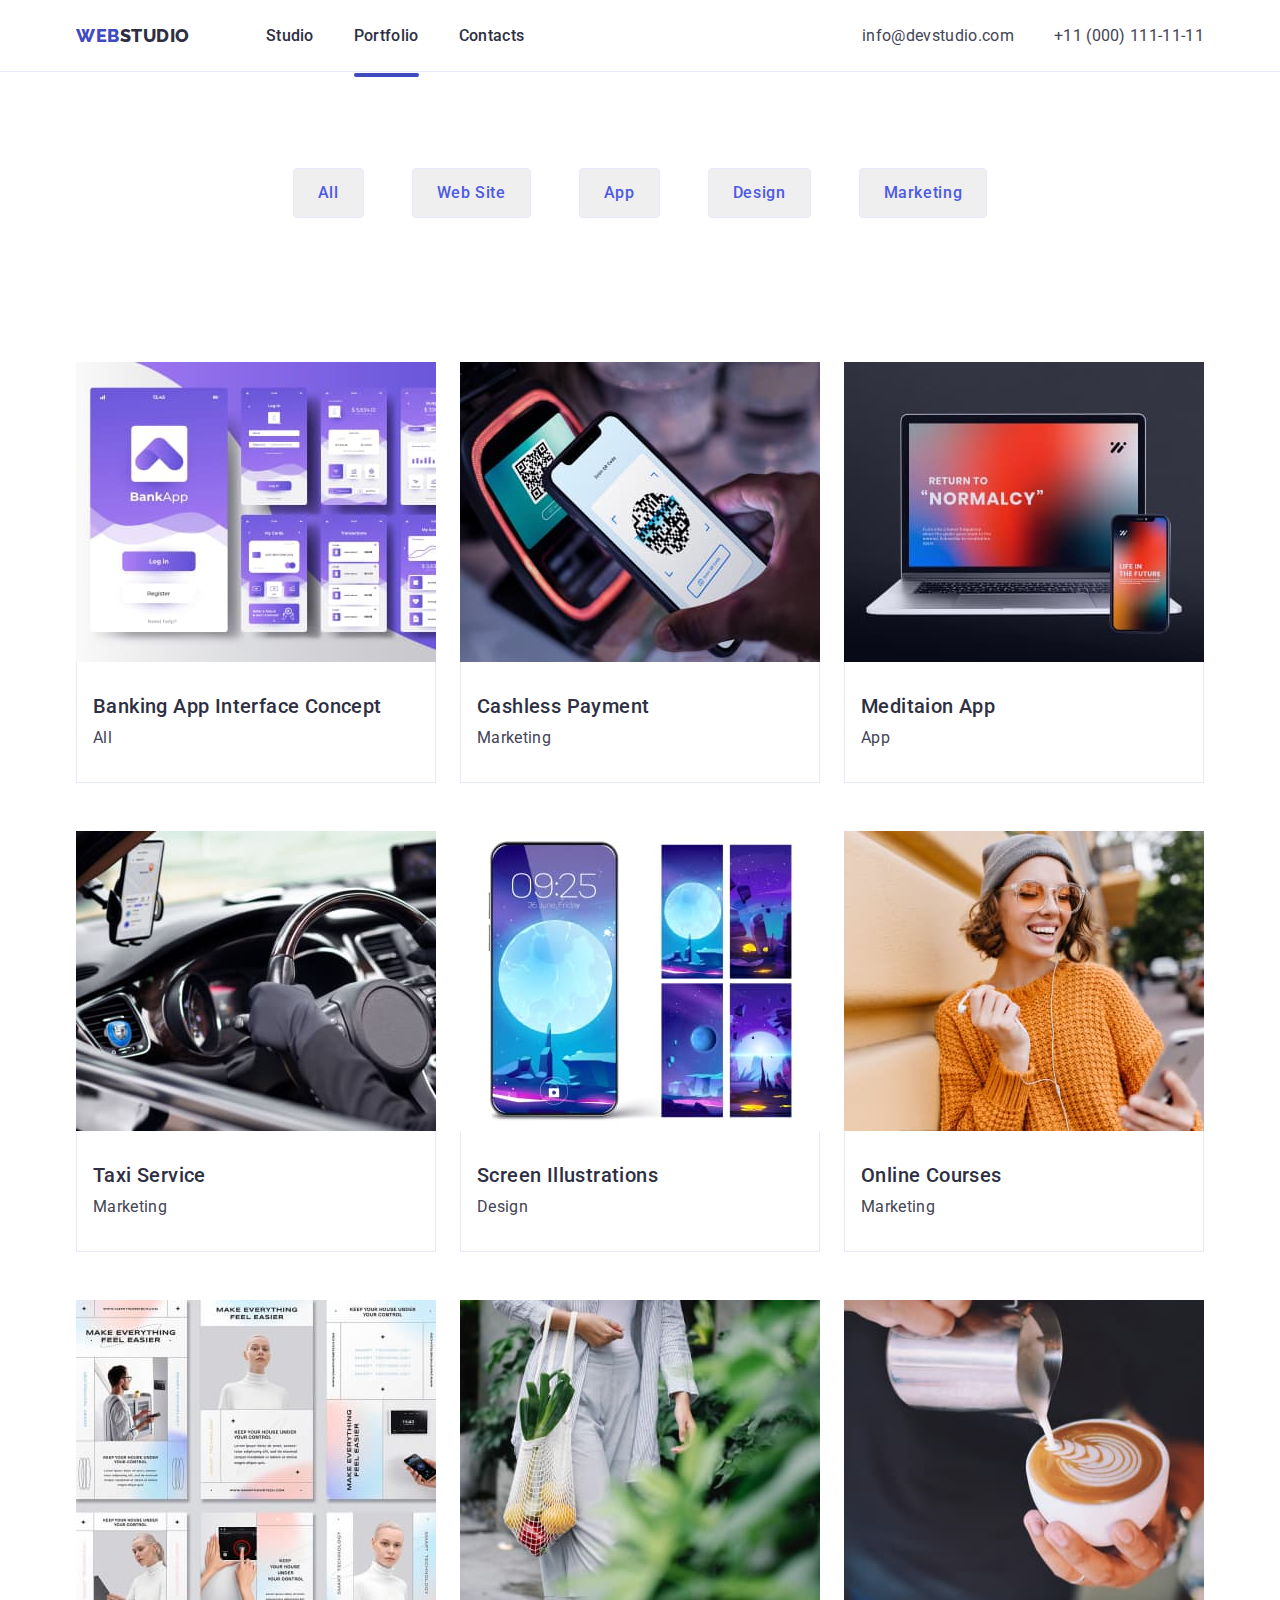
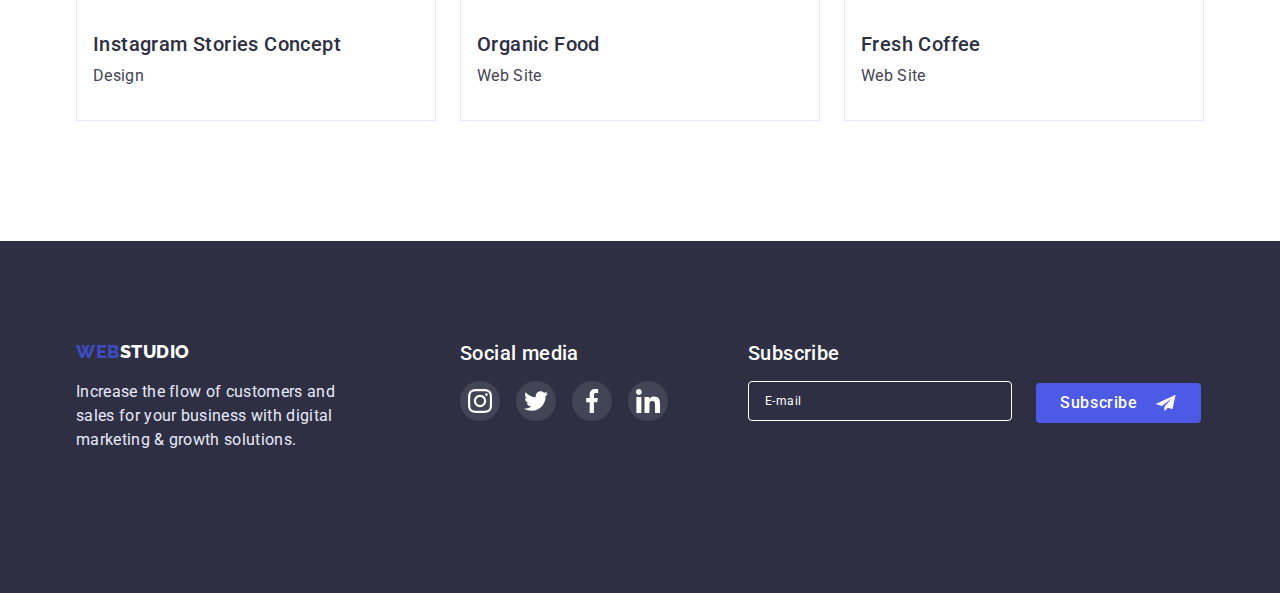
<file: portfolio.html>
<!DOCTYPE html>
<html lang="en">
  <head>
    <meta charset="UTF-8" />
    <meta http-equiv="X-UA-Compatible" content="IE=edge" />
    <meta name="viewport" content="width=device-width, initial-scale=1.0" />
    <title>Document</title>
    <link rel="preconnect" href="https://fonts.googleapis.com" />
    <link rel="preconnect" href="https://fonts.gstatic.com" crossorigin />
    <link
      href="https://fonts.googleapis.com/css2?family=Raleway:wght@800&family=Roboto:wght@400;500;700&display=swap"
      rel="stylesheet"
    />
    <link
      rel="stylesheet"
      href="https://cdnjs.cloudflare.com/ajax/libs/modern-normalize/1.1.0/modern-normalize.min.css"
    />
    <link rel="stylesheet" href="./css/styles.css" />
  </head>

  <body>
    <!-- heder -->
    <header class="page-header box">
      <div class="container page-header-container">
        <nav class="page-nav">
          <a class="logo-left link" href="./index.html">
            Web<span class="logo-right">Studio</span>
          </a>
          <ul class="list menu">
            <li class="menu-item">
              <a class="menu-link link " href="./index.html"
                >Studio</a
              >
            </li>
            <li class="menu-item">
              <a class="menu-link link activ-menu-link" href="./portfolio.html"> Portfolio</a>
            </li>
            <li class="menu-item">
              <a class="menu-link link" href="">Contacts</a>
            </li>
          </ul>
        </nav>
        <button type="button" class="mobil-menu-open">
          <svg class="mobile-menu-open_icon" width="40" height="40">
            <use href="./images/sprite.svg#menu"></use>
          </svg>
        </button>
        <address class="">
          <ul class="list addres">
            <li>
              <a
                class="contact-mail link menu-link"
                href="mailto:info@devstudio.com"
              >
                info@devstudio.com</a
              >
            </li>
            <li>
              <a class="contact-phone-number link" href="tel:+110001111111">
                +11 (000) 111-11-11</a
              >
            </li>
          </ul>
        </address>
      </div>
      <!-- <div class="">
                 <button type="button" class="modal-clase-btn" data-modal-close>
          <svg class="modal-close-btn-icon">
            <use
              href="./images/sprite.svg#icon-close-btn"
              width="8"
              hight="8"
            ></use>
          </svg>
        </button> 
        <ul>
          <li class="list-menu-nav">Studio</li>
          <li class="list-menu-nav">Portfolio</li>
          <li class="list-menu-nav">Contacts</li>
        </ul>

        <ul class="">
          <li class="">+11 (000) 111-11-11</li>
          <li class="">info@devstudio.com</li>
        </ul>
       
      </div> -->
    </header>
    <main>
      <section class="portfolio-img-pad">
        <div class="container">
          <h1 class="hide">Navigation to page</h1>
          <ul class="list wrapper-btn">
            <li class="btn-padding">
              <button class="link struktur-link" type="button" href="#all">
                All
              </button>
            </li>
            <li class="btn-padding">
              <button class="link struktur-link" type="button" href="#web-site">
                Web Site
              </button>
            </li>
            <li class="btn-padding">
              <button class="link struktur-link" type="button" href="#app">
                App
              </button>
            </li>
            <li class="btn-padding">
              <button class="link struktur-link" type="button" href="#design">
                Design
              </button>
            </li>
            <li class="btn-padding">
              <button
                class="link struktur-link"
                type="button"
                href="#marketing"
              >
                Marketing
              </button>
            </li>
          </ul>
          <ul class="list portfolio-card">
            <li class="list-card-portfolio">
              <a href="" class="card link">
                <div class="team-list-img-wrapper">
                  <picture>
                  <source srcset="./images/portfolio/banking-app-interface-concept.jpg 1x,
                   ./images/portfolio/banking-app-interface-concept-comp@2x.jpg 2x" media="(min-width:1200px)">
                  <source srcset="./images/tablet/banking-app-interface-concept-tabl.jpg 1x,
                   ./images/tablet/banking-app-interface-concept-tabl@2x.jpg 2x" media="(min-width:768px)">
                   <source srcset="./images/mobile/banking-app-interface-concept-mob.jpg 1x, ./images/mobile/banking-app-interface-concept-mob@2x.jpg 2x" media="(max-width:767px)">
                  
                  <img
                    src="./images/portfolio/banking-app-interface-concept-mob.jpg"
                    alt="banking-app-interface-concept"
                    width="360"
                  /></picture>
                
                  <p class="overlay">
                    14 Stylish and User-Friendly App Design Concepts · Task
                    Manager App · Calorie Tracker App · Exotic Fruit Ecommerce
                    App · Cloud Storage App
                  </p>
                </div>

                <div class="portfolio-card-content-wrapper">
                  <h2 class="title-two" id="all">
                    Banking App Interface Concept
                  </h2>
                  <p class="text text-card">All</p>
                </div></a
              >
            </li>
            <li class="list-card-portfolio">
              <a href="" class="card link">
                <div class="team-list-img-wrapper">
                  <picture>
                    <source srcset="./images/portfolio/cashless-payment.jpg 1x,
                     ./images/portfolio/cashless-payment-comp@2x.jpg 2x" media="(min-width:1200px)">
                    <source srcset="./images/tablet/cashless-payment-tabl.jpg 1x,
                     ./images/tablet/cashless-payment-tabl@2x.jpg 2x" media="(min-width:768px)">
                    <source srcset="./images/mobile/cashless-payment-mob.jpg 1x, 
                    ./images/mobile/cashless-payment-mob.jpg@2x 2x" media="(max-width:767px)">
                    
                    <img
                      src="./images/portfolio/cashless-payment-mob.jpg"
                      alt="cashless-payment"
                      width="360"
                    /></picture>
                  
                  <p class="overlay">
                    14 Stylish and User-Friendly App Design Concepts · Task
                    Manager App · Calorie Tracker App · Exotic Fruit Ecommerce
                    App · Cloud Storage App
                  </p>
                </div>

                <div class="portfolio-card-content-wrapper">
                  <h2 id="marketing" class="title-two">Cashless Payment</h2>
                  <p class="text text-card">Marketing</p>
                </div>
              </a>
            </li>
            <li class="list-card-portfolio">
              <a href="" class="card link">
                <div class="team-list-img-wrapper">
                  <picture>
                    <source srcset="./images/portfolio/meditaion-app.jpg 1x,
                     ./images/portfolio/meditaion-app-comp@2x.jpg 2x" media="(min-width:1200px)">
                    <source srcset="./images/tablet/meditaion-app-tabl.jpg 1x,
                     ./images/tablet/meditaion-app-tabl@2x.jpg 2x" media="(min-width:768px)">
                     <source srcset="./images/mobile/meditaion-app-mob.jpg 1x, ./images/mobile/meditaion-app-mob@2x.jpg 2x" media="(max-width:767px)">
                    
                    <img
                      src="./images/portfolio/meditaion-app-mob.jpg"
                      alt="meditaion-app"
                      width="360"
                    /></picture>
                  
                  <p class="overlay">
                    14 Stylish and User-Friendly App Design Concepts · Task
                    Manager App · Calorie Tracker App · Exotic Fruit Ecommerce
                    App · Cloud Storage App
                  </p>
                </div>
                <div class="portfolio-card-content-wrapper">
                  <h2 class="title-two" id="app">Meditaion App</h2>
                  <p class="text text-card">App</p>
                </div>
              </a>
            </li>
            <li class="list-card-portfolio">
              <a href="" class="card link">
                <div class="team-list-img-wrapper">
                  <picture>
                    <source srcset="./images/portfolio/taxiservice.jpg 1x,
                     ./images/portfolio/taxiservice-comp@2x.jpg 2x" media="(min-width:1200px)">
                    <source srcset="./images/tablet/taxiservice-tabl.jpg 1x,
                     ./images/tablet/taxiservice-tabl@2x.jpg 2x" media="(min-width:768px)">
                     <source srcset="./images/mobile/taxiservice-mob.jpg 1x, 
                     ./images/mobile/taxiservice-mob@2x.jpg 2x" media="(max-width:767px)">
                    
                    <img
                      src="./images/portfolio/taxiservice-mob.jpg"
                      alt="taxiservice"
                      width="360"
                    /></picture>
                 
                  <p class="overlay">
                    14 Stylish and User-Friendly App Design Concepts · Task
                    Manager App · Calorie Tracker App · Exotic Fruit Ecommerce
                    App · Cloud Storage App
                  </p>
                </div>
                <div class="portfolio-card-content-wrapper">
                  <h2 class="title-two" id="app">Taxi Service</h2>
                  <p class="text text-card">Marketing</p>
                </div>
              </a>
            </li>
            <li class="list-card-portfolio">
              <a href="" class="card link">
                <div class="team-list-img-wrapper">
                  <picture>
                    <source srcset="./images/portfolio/screen-illustrations.jpg 1x,
                     ./images/portfolio/screen-illustrations-comp@2x.jpg 2x" media="(min-width:1200px)">
                    <source srcset="./images/tablet/screen-illustrations-tabl.jpg 1x,
                     ./images/tablet/screen-illustrations-tabl@2x.jpg 2x" media="(min-width:768px)">
                     <source srcset="./images/mobile/screen-illustrations-mob.jpg 1x, ./images/mobile/screen-illustrations-mob@2x.jpg 2x" media="(max-width:767px)">
                    
                    <img
                      src="./images/portfolio/screen-illustrations-mob.jpg"
                      alt="screen-illustrations"
                      width="360"
                    /></picture>
                                <p class="overlay">
                    14 Stylish and User-Friendly App Design Concepts · Task
                    Manager App · Calorie Tracker App · Exotic Fruit Ecommerce
                    App · Cloud Storage App
                  </p>
                </div>
                <div class="portfolio-card-content-wrapper">
                  <h2 class="title-two" id="design">Screen Illustrations</h2>
                  <p class="text text-card">Design</p>
                </div>
              </a>
            </li>
            <li class="list-card-portfolio">
              <a href="" class="card link">
                <div class="team-list-img-wrapper">
                  <picture>
                    <source srcset="./images/portfolio/online-courses.jpg 1x,
                     ./images/portfolio/online-courses-comp@2x.jpg 2x" media="(min-width:1200px)">
                    <source srcset="./images/tablet/online-courses-tabl.jpg 1x,
                     ./images/tablet/online-courses-tabl@2x.jpg 2x" media="(min-width:768px)">
                     <source srcset="./images/mobile/online-courses-mob.jpg 1x, 
                     ./images/mobile/online-courses-mob@2x.jpg 2x" media="(max-width:767px)">
                    
                    <img
                      src="./images/portfolio/online-courses-mob.jpg"
                      alt="online-courses"
                      width="360"
                    /></picture>
                 
                  <p class="overlay">
                    14 Stylish and User-Friendly App Design Concepts · Task
                    Manager App · Calorie Tracker App · Exotic Fruit Ecommerce
                    App · Cloud Storage App
                  </p>
                </div>
                <div class="portfolio-card-content-wrapper">
                  <h2 class="title-two" id="marketing">Online Courses</h2>
                  <p class="text text-card">Marketing</p>
                </div>
              </a>
            </li>
            <li class="list-card-portfolio">
              <a href="" class="card link">
                <div class="team-list-img-wrapper">
                  <picture>
                    <source srcset="./images/portfolio/instagram-stories-concept.jpg 1x,
                     ./images/portfolio/instagram-stories-concept-comp@2x.jpg 2x" media="(min-width:1200px)">
                    <source srcset="./images/tablet/instagram-stories-concept-tabl.jpg 1x,
                     ./images/tablet/instagram-stories-concept-tabl@2x.jpg 2x" media="(min-width:768px)">
                     <source srcset="./images/mobile/instagram-stories-concept-mob.jpg 1x, 
                     ./images/mobile/instagram-stories-concept-mob@2x.jpg 2x" media="(max-width:767px)">
                    
                    <img
                      src="./images/portfolio/instagram-stories-concept-mob.jpg"
                      alt="instagram-stories-concept"
                      width="360"
                    /></picture>
                                  <p class="overlay">
                    14 Stylish and User-Friendly App Design Concepts · Task
                    Manager App · Calorie Tracker App · Exotic Fruit Ecommerce
                    App · Cloud Storage App
                  </p>
                </div>
                <div class="portfolio-card-content-wrapper">
                  <h2 class="title-two" id="design">
                    Instagram Stories Concept
                  </h2>
                  <p class="text text-card">Design</p>
                </div>
              </a>
            </li>
            <li class="list-card-portfolio">
              <a href="" class="card link">
                <div class="team-list-img-wrapper">
                  <picture>
                    <source srcset="./images/portfolio/organic-food.jpg 1x,
                     ./images/portfolio/organic-food-comp@2x.jpg 2x" media="(min-width:1200px)">
                    <source srcset="./images/tablet/organic-food-tabl.jpg 1x,
                     ./images/tablet/organic-food-tabl@2x.jpg 2x" media="(min-width:768px)">
                     <source srcset="./images/mobile/organic-food-mob.jpg 1x, 
                     ./images/mobile/organic-food-mob@2x.jpg 2x" media="(max-width:767px)">
                    
                    <img
                      src="./images/portfolio/organic-food-mob.jpg"
                      alt="organic-food"
                      width="360"
                    /></picture>
            
                  <p class="overlay">
                    14 Stylish and User-Friendly App Design Concepts · Task
                    Manager App · Calorie Tracker App · Exotic Fruit Ecommerce
                    App · Cloud Storage App
                  </p>
                </div>
                <div class="portfolio-card-content-wrapper">
                  <h2 class="title-two" id="web-site">Organic Food</h2>
                  <p class="text text-card">Web Site</p>
                </div>
              </a>
            </li>
            <li class="list-card-portfolio">
              <a href="" class="card link">
                <div class="team-list-img-wrapper">
                  <picture>
                    <source srcset="./images/portfolio/fresh-coffee.jpg 1x,
                     ./images/portfolio/fresh-coffee-comp@2x.jpg 2x" media="(min-width:1200px)">
                    <source srcset="./images/tablet/fresh-coffee-tabl.jpg 1x,
                     ./images/tablet/fresh-coffee-tabl@2x.jpg 2x" media="(min-width:768px)">
                     <source srcset="./images/mobile/fresh-coffee-mob.jpg 1x, 
                     ./images/mobile/fresh-coffee-mob@2x.jpg 2x" media="(max-width:767px)">
                    
                    <img
                      src="./images/portfolio/fresh-coffee-mob.jpg"
                      alt="fresh-coffee"
                      width="360"
                    /></picture>
                
                  <p class="overlay">
                    14 Stylish and User-Friendly App Design Concepts · Task
                    Manager App · Calorie Tracker App · Exotic Fruit Ecommerce
                    App · Cloud Storage App
                  </p>
                </div>
                <div class="portfolio-card-content-wrapper">
                  <h2 class="title-two" id="web-site">Fresh Coffee</h2>
                  <p class="text text-card">Web Site</p>
                </div>
              </a>
            </li>
          </ul>
        </div>
      </section>
    </main>
    <footer class="footer">
      <div class="container container-footer">
        <div>
          <a class="logo-left link entrance" href="./index.html">
            Web<span class="logo-right-footer">Studio</span>
          </a>
          <p class="text-footer">
            Increase the flow of customers and sales for your business with
            digital marketing & growth solutions.
          </p>
        </div>
        <div class="footer-socil">
          <h3 class="title-third-footer">Social media</h3>
          <ul class="footer-social-list list-social">
            <li class="footer-social-list-item">
              <a href="" class="footer-social-list-link">
                <svg class="footer-social-list-icon" width="24" height="24">
                  <use href="./images/sprite.svg#icon-instagram"></use>
                </svg>
              </a>
            </li>
            <li class="footer-social-list-item">
              <a href="" class="footer-social-list-link">
                <svg class="footer-social-list-icon" width="24" height="24">
                  <use href="./images/sprite.svg#icon-twitter"></use>
                </svg>
              </a>
            </li>
            <li class="footer-social-list-item">
              <a href="" class="footer-social-list-link">
                <svg class="footer-social-list-icon" width="24" height="24">
                  <use href="./images/sprite.svg#icon-facebook"></use>
                </svg>
              </a>
            </li>
            <li class="footer-social-list-item">
              <a href="" class="footer-social-list-link">
                <svg class="footer-social-list-icon" width="24" height="24">
                  <use href="./images/sprite.svg#icon-linkedin"></use>
                </svg>
              </a>
            </li>
          </ul>
        </div>
        <div>
          <h3 class="title-third-footer">Subscribe</h3>
          <span class="mail-btn">
            <label class="modal-form-field">
              <span class="modal-form-input-wrapper open-form-input-desc">
                <input
                  type="email"
                  name="user-mail"
                  placeholder="E-mail"
                  class="modal-form-input-footer footer-br-mail modal-form-mail-footer"
                  required
                  pattern="5"
                />
              </span>
            </label>
            <button type="button" class="modal-btn-footer">
              Subscribe
              <svg class="footer-icon-telegr" width="24" height="20">
                <use href="./images/sprite.svg#icon-telegr-footer"></use>
              </svg>
            </button>
          </span>
        </div>
      </div>
    </footer>
  </body>
</html>
</file>
<file: css/styles.css>
:root {
  --primaru-brand-color: #4d5ae5;
  --subtle-text: #8e8f99;
  --pressed-state-color: #404bbf;
  --dark-color: #2e2f42;
  --text-color: #434455;
  --text-footer-color: #e7e9fc;
  --subtle-text-color: #ffffff;
  --light-color: #f4f4fd;
  --success-color: #31d0aa;
  --timing-function: cubic-bezier(0.4, 0, 0.2, 1);
}

html {
  box-sizing: border-box;
}
*,
*::before,
*::after {
  box-sizing: inherit;
}

/*=================================================скидання базових стилів============================================= */
.link {
  text-decoration: none;
}

.list {
  list-style: none;
  display: flex;
justify-content: center;
}

.list-team{
  flex-wrap: wrap;
  row-gap: 72px;
}
.list-menu{
  list-style: none;
  display: flex;

}
.container {
  max-width: 100%;
  width: 480px;
 margin-left: auto;
 margin-right: auto;
 padding-left: 15px;
 padding-right: 15px;
}
.list-mevu-text{

}
.menu-text{
  font-family: 'Roboto';

font-weight: 700;
font-size: 36px;
line-height: calc(40 / 36);
letter-spacing: 0.02em;
color: var(--dark-color);
}
.menu-text:not(:last-child){
  margin-bottom: 40px;
}


.tel-menu{
  font-family: 'Roboto';

font-weight: 700;
font-size: 36px;
line-height: 40px;
letter-spacing: 0.02em;
color:var(--primaru-brand-color);
margin-bottom: 40px;

}
.mail-menu{
  font-family: 'Roboto';
font-weight: 500;
font-size: 20px;
line-height: 24px;
letter-spacing: 0.02em;
color:var(--text-color);
}
.menu-flex{

  /* flex-direction:column; */
  justify-content:space-between;
  }


button {
  cursor: pointer;
}

h1,
h2,
h3,
h4,
p {
  margin-top: 0;
  margin-bottom: 0;
}
ul,
ol {
  margin-top: 0;
  margin-bottom: 0;
  padding-left: 0;
}
img {
  display: block;
  max-width: 100%;
  height: auto;
}

/*===================================================== hader===================================================== */

/* nav */
.page-header {
  padding-top: 24px;
  display: flex;
  align-items: center;
  height: 70px;
}

.section {
  padding-top: 96px;
  padding-bottom: 96px; 
}
@media screen and (min-width:768px) {

  
}
@media screen and (min-width:1200px) {
  .section {
    padding-top: 120px;
    padding-bottom: 120px; 
  }
  
}
.visualiy-hidden {
  position: absolute;
  width: 1px;
  height: 1px;
  margin: -1px;
  padding: 0;
  overflow: hidden;
  border: 0;
  clip: rect(0 0 0 0);
}



.box {  border-bottom: 1px solid var(--text-footer-color);
  padding-bottom: 25px;
}
.page-nav {
  display: flex;
}

.logo-right {
  margin-right: 76px;
}

.menu-item:not(:last-child) {
  margin-right: 40px;
}
.page-header-container {
  display: flex;
  align-items: center;
  justify-content: space-between;
  margin-top: 0;
  margin-bottom: 0;
  
}

.text {
  font-family: "Roboto", "sens-serif";
  font-size: 16px;
  line-height: 1.5;
  letter-spacing: 0.02em;
  color: var(--text-color);
}

.logo-left {
  font-family: "Raleway", "sens-serif";
  font-weight: 800;
  font-size: 18px;
  line-height: 1.2;
  letter-spacing: 0.03em;
  color: var(--pressed-state-color);
  text-transform: uppercase;
}

.logo-right {
  font-family: "Raleway", "sens-serif";
  font-weight: 800;
  font-size: 18px;
  line-height: 1.2;
  letter-spacing: 0.03em;
  color: var(--dark-color);
}
/* .menu {
  display: none;
} */
.menu-link {
  font-family: "Roboto", "sens-serif";
  font-weight: 500;
  font-size: 16px;
  line-height: 1.5;
  letter-spacing: 0.02em;
  color: var(--dark-color);
 padding: 29px 0; 
  transition: color 250ms var(--timing-function);
}

.menu-link:hover,
.menu-link:focus {
  color: var(--pressed-state-color);
}

.activ-menu-link {
  position: relative;
}

.activ-menu-link::after {
  position: absolute;
  display: block;
  left: 0;
  bottom: 0;
  content: "";
  margin: auto;
  width: 100%;
  height: 4px;
  border-radius: 2px;
  background-color: var(--pressed-state-color);
  transition: width 250ms var(--timing-function);
}

.list-social {
  list-style: none;
}



/* =====================================================adress===================================================== */
.contact-mail {
  display: none;
}
.contact-phone-number {
  display: none;
}
.heder-address{
  display: none;
}

.mobil-menu-open {
  background-color: transparent;
  border: none;
  padding: 0;
  line-height: 0;
  margin-left: auto;

}

.mobile-menu{
  position: fixed;
  width: 100%;
  height: 100%;
  max-height: 796px;
  z-index: 1000;
  top: 0;
  left: 0;
  background-color: var(--subtle-text-color);
  opacity: 0;
  visibility: hidden;
  pointer-events: none;
}
.mobile-menu.is-open{
  opacity: 1;
  visibility: visible;
  pointer-events: auto;
  transition:  opacity 250ms var(--timing-function),  visibility 250ms var(--timing-function);
}
.mobile-menu-container{
  position: relative;
  flex-direction: column;
   justify-content: space-between;
  padding: 80px 35px 40px 40px;
  width: 100vw;
  height: 100vh;
  display: flex;
  background-color: var(--subtle-text-color);

}

.adress-menu{
  margin-bottom: 48px;
  
}



.mobile-menu-close-btn{
   position: absolute; 
  top: 24px;
  right: 24px;
  background-color: var(--text-footer-color);
  border-radius: 50%;
  border: 1px solid rgba(0, 0, 0, 0.1);
  line-height: 0;
    width: 24px;
  height: 24px;
  display: flex;
  justify-content: center;
  align-items: center;

}

.list-mevu-text{
  justify-content: space-between;

}
.menu-social-list-menu{}

.list-menu-nav {
  font-family: "Roboto";
  font-weight: 700;
  font-size: 36px;
  line-height: 1.1;
  letter-spacing: 0.02em;
  color: var(--dark-color);
  list-style: none;
}

.footer-socil {
  display: block;
  margin-bottom: 72px;
  }




/*===================================================== section 1 hero =====================================================*/
.hero-color {
  background-image: linear-gradient(
      rgba(46, 47, 66, 0.7),
      rgba(46, 47, 66, 0.7)
    ),
    url(../images/mobile/people-office-mob.jpg);

  background-size: cover;
  text-align: center;
  background-color: var(--dark-color);
  margin-left: auto;
  margin-right: auto;
  padding-top: 112px;
  padding-bottom: 112px;
  
  padding-left: 0;
  padding-right: 0;
  max-width: 1440px;
}
 @media (min-device-pixel-ratio: 2),
  (min-resolution: 192dpi),
  (min-resolution: 2dppx) {
    .hero-color {
      max-width: 480px;
      background-image: linear-gradient(
        rgba(46, 47, 66, 0.7),
        rgba(46, 47, 66, 0.7)
      ),
      url(../images/mobile/people-office-mob@2x.jpg);
    }
} 




 @media screen and (min-width:481px) {
  .hero-color {
    padding-top:112px;
  padding-bottom: 112px; 
    max-width: 768px;
    background-image: linear-gradient(
        rgba(46, 47, 66, 0.7),
        rgba(46, 47, 66, 0.7)
      ),
      url(../images/tablet/people-office-tabl.jpg);
}
} 
@media (min-device-pixel-ratio: 2),
  (min-resolution: 192dpi),
  (min-resolution: 2dppx) {
    .hero-color {
      max-width: 768px;
      background-image: linear-gradient(
        rgba(46, 47, 66, 0.7),
        rgba(46, 47, 66, 0.7)
      ),
      url(../images/tablet/people-office-tabl@2x.jpg);
    }
} 

  @media screen and (min-width:769px) {
    .hero-color {
      max-width: 1600px;
      background-image: linear-gradient(
          rgba(46, 47, 66, 0.7),
          rgba(46, 47, 66, 0.7)
        ),
        url(../images/icons/people-office.jpg);}}

        @media (min-device-pixel-ratio: 2),
        (min-resolution: 192dpi),
        (min-resolution: 2dppx) {
          .hero-color {
            padding-top: 188px;
  padding-bottom: 188px; 
            max-width: 1600px;
            background-image: linear-gradient(
              rgba(46, 47, 66, 0.7),
              rgba(46, 47, 66, 0.7)
            ),
            url(../images/icons/people-office-comp@2x.jpg);
          }}
.main-title {
  font-family: "Roboto", "sens-serif";
  font-weight: 700;
  font-size: 36px;
  line-height: 1.1;
  letter-spacing: 0.02em;
  color: var(--subtle-text-color);
  max-width: 320px;
  margin-left: auto;
  margin-right: auto;
  align-items: center;
}

.modal-btn {
  display: inline-block;
  padding: 16px 32px;
  border: 1px;
  border-radius: 4px;
  font-family: "Roboto", "sens-serif";
  font-weight: 500;
  font-size: 16px;
  line-height: 1.5;
  letter-spacing: 0.04em;
  color: var(--subtle-text-color);
  transition: background-color 250ms var(--timing-function);
  background-color: var(--primaru-brand-color);
  margin-top: 48px;
}

.modal-btn:hover,
.modal-btn:focus {
  background-color: var(--pressed-state-color);
}

/* =====================================================section 2 =====================================================*/
.icon {
  display: none;
  justify-content: center;
  align-items: center;
  margin-bottom: 8px;
  width: 264px;
  height: 112px;
  background-color: var(--light-color);
  border-radius: 4px;
}
.hide {
  display: none;
}
.course {
 display: block;
      row-gap: 72px;

}
.title-third-course{
font-family: 'Roboto';
font-weight: 700;
font-size: 36px;
line-height: 1.1;
text-align: center;
letter-spacing: 0.02em;
color:var(--dark-color);
margin-bottom: 8px;
}


.title-course-tel {
  text-align: center;
  margin-bottom: 8px;
  max-width: 396px;
}

.title-secondaru {
  text-align: center;
  font-family: "Roboto", "sens-serif";
  font-weight: 700;
  font-size: 36px;
  line-height: 1.1;
  letter-spacing: 0.02em;
  color: var(--dark-color);
  margin-bottom: 72px;
}

/* =====================================================section 3 =====================================================*/

.what-are-we-doing-section {
  display: none;
}
.title-third {
  margin-bottom: 8px;
  font-family: "Roboto", "sens-serif";
  font-weight: 500;
  font-size: 20px;
  line-height: 1.2;
  letter-spacing: 0.02em;
  color: var(--dark-color);
}

.remove-retreat {
  padding-top: 0;
}

.list-card:not(:nth-child(3n)) {
  margin-right: 24px;
  flex-basis: calc((100%-2 * 24px) / 3);
}
/* =====================================================section 4 =====================================================*/
.text-team {
  margin-bottom: 8px;
}
.team {
 
  
   
}
.section-four {
  background-color: var(--light-color);

  margin-left: auto;
  margin-right: auto;
}

.social-list-link {
  display: flex;
  justify-content: center;
  align-items: center;
  width: 40px;
  height: 40px;
  border-radius: 50%;
  background-color: var(--primaru-brand-color);
  transition: background-color 250ms var(--timing-function);
}
.social-list {
  display: flex;
  gap: 24px;



}
.text-course{
  font-family: 'Roboto';
font-weight: 500;
font-size: 16px;
line-height:1.5;
letter-spacing: 0.02em;
color:var(--text-color);

}
.social-list-menu {
  display: flex;
  justify-content:space-between;

}




.social-list-icon {
  fill: var(--light-color);
}
.social-list-link:hover,
.social-list-link:focus {
  background-color: var(--pressed-state-color);
}



.container-shawod {

  padding-bottom: 32px;
  border: 1px solid var(--text-footer-color);
  border-radius: 0 0 4px 4px;
  border-top: 0px;
  padding-top: 32px;
  background-color: var(--subtle-text-color);
  padding-left: 16px;
  padding-right: 16px;
  box-shadow: 0 2px 1px 0 rgba(46, 47, 66, 0.08);
  box-shadow: 0 1px 1px 0 rgba(46, 47, 66, 0.16);
  box-shadow: 0 1px 6px 0 rgba(46, 47, 66, 0.08);
}
.mobile-menu-open_icon{
width: 32px;
height: 32px;
}

/* =====================================================section 5=====================================================*/
.title-fifth {
  text-align: center;
  font-family: "Roboto", "sens-serif";
  font-weight: 700;
  font-size: 36px;
  line-height: 1.1;
  letter-spacing: 0.02em;
  color: var(--dark-color);
  margin-bottom: 72px;
}
.company-list {
  /* display: flex; */
  flex-wrap: wrap;
  row-gap: 72px;
  column-gap: 16px;
}

.company-list-icon {
  transition: fill 250ms var(--timing-function);
  fill: var(--subtle-text);
}

.company-list-link {
  display: flex;
  justify-content: center;
  align-items: center;
  width: 168px;
  height: 88px;
  transition: border-color 250ms var(--timing-function);
  border: 1px solid var(--subtle-text);
  border-radius: 4px;
}
.company-list-item{
  flex-wrap: wrap;
   /* flex-basis: calc((100% - 24px) / 2); */
}

.company-list-link:hover,
.company-list-link:focus {
  border-color: var(--pressed-state-color);
}
.company-list-link:hover .company-list-icon,
.company-list-link:focus .company-list-icon {
  fill: var(--pressed-state-color);
}
/* =====================================================footer =====================================================*/

.text-footer {
  font-family: "Roboto", "sens-serif";
  font-weight: 400;
  font-size: 16px;
  line-height: 1.5;
  letter-spacing: 0.02em;
  color: var(--text-footer-color);
  width: 264px;
  margin-bottom: 72px;
align-items: center;
display: block;
margin-left:auto ;
margin-right: auto;
}

  .course-colum:not(:last-child){
 
    margin-bottom: 72px;
   } 


.title-third-footer {
  margin-bottom: 17px;
  font-family: "Roboto", "sens-serif";
  font-weight: 500;
  font-size: 20px;
  line-height: 1.2;
  letter-spacing: 0.02em;
  color: var(--subtle-text-color);
  text-align: center;
  margin-bottom: 16px;
}
.mail-btn{
  display: flex;
  justify-content: center;
  align-items: center;
}
.list-social {
  list-style: none;
}
.footer-social-list-link {
  display: flex;
  justify-content: center;
  align-items: center;
  width: 40px;
  height: 40px;
  border-radius: 50%;
  transition: background-color 250ms var(--timing-function);
  background-color: rgba(255, 255, 255, 0.1);
}
.footer-social-list-icon {
  fill: var(--subtle-text-color);
}


.footer-social-list-link:hover,
.footer-social-list-link:focus {
  background-color: var(--success-color);
}
.text-footer-socil {
  font-family: "Roboto", "sens-serif";
  font-weight: 500;
  font-size: 16px;
  line-height: 1.5%;
  letter-spacing: 0.02em;
  color: var(--subtle-text-color);
  margin-bottom: 17px;
}



.footer-social-list {
  display: flex;
  gap: 16px;
  justify-content:center;

}
.entrance {
  margin-bottom: 17px;
  display: block;
  text-align: center;
}

.logo-right-footer {
  color: var(--subtle-text-color);
}

.footer {
  display: flex;
  background-color: var(--dark-color);
  padding-top: 100px;
  padding-bottom: 100px;
  align-items: baseline;
}
.subscrib-colum {
}
.modal-form-input-footer {
 width: 100%; 

  height: 40px;
  outline: none;
  border-radius: 4px;
  padding: 8px 16px;
  border: 1px solid var(--subtle-text-color);

  
}
.mail-footer{
width: 100%;
}
.modal-form-field
{ 
   width: 100%;
}
.input-footer{
  width: 100%;
}

.footer-br-mail {
  background-color: var(--dark-color);
}
.modal-form-mail-footer::placeholder {
  font-family: "Roboto";
  font-weight: 400;
  font-size: 12px;
  line-height: 1.2;
  letter-spacing: 0.04em;
  color: var(--subtle-text-color);
}
.modal-form-mail-footer {
  font-family: "Roboto";
  font-weight: 400;
  font-size: 12px;
  line-height: 1.2;
  letter-spacing: 0.04em;
  color: var(--subtle-text-color);
}

.mail-btn {
  display: flex;
   gap: 24px; 
   flex-wrap: wrap;
}

.modal-btn-footer {
  display: flex;
  justify-content: center;
  align-items: center;
  width: 165px;
  height: 40px;
  padding: 8px 24px;
  border: 1px;
  border-radius: 4px;
  font-family: "Roboto", "sens-serif";
  font-weight: 500;
  font-size: 16px;
  line-height: 1.5;
  letter-spacing: 0.04em;
  color: var(--subtle-text-color);
  transition: background-color 250ms var(--timing-function);
  background-color: var(--primaru-brand-color);
 
}

.modal-btn-footer:hover,
.modal-btn-footer:focus {
  background-color: var(--pressed-state-color);
}
.footer-icon-telegr {
  fill: var(--subtle-text-color);
  margin-left: 16px;
}
/* =====================================================portfolio =====================================================*/

.struktur-link {
  padding: 12px 24px;
  font-family: "Roboto", "sens-serif";
  font-weight: 500;
  font-size: 16px;
  line-height: 1.5;
  letter-spacing: 0.04em;
  transition: color 250ms var(--timing-function),
  background-color 250ms var(--timing-function);
  color: var(--primaru-brand-color);
  border: 1px solid var(--light-color);
  border-radius: 4px;
  border-color: var(--text-footer-color);
  /* line-height: 0; */

}
.wrapper-btn{
 flex-wrap: wrap;
 margin-bottom: 72px;
  gap: 24px 24px;
}


.btn-padding:last-child {
  margin-right: 0;
}

.struktur-link:hover,
.struktur-link:focus {
  color: var(--subtle-text-color);
  background-color: var(--pressed-state-color);
}

.portfolio-img-pad {
  padding-top: 96px;
  padding-bottom: 120px;
}
.portfolio-card {
  /* flex-basis: calc((100%-2 * 24px) / 3); */
  column-gap: 24px;
  row-gap: 48px;
  flex-wrap: wrap;
}
.portfolio-card-content-wrapper {
  padding-bottom: 32px;
  border: 1px solid var(--text-footer-color);
  border-top: 0px;
  padding-top: 32px;
  background-color: var(--subtle-text-color);
  padding-left: 16px;
  padding-right: 16px;
}
.card-title {
  text-align: center;
}
.title-two {
  margin-bottom: 8px;
  font-family: "Roboto", "sens-serif";
  font-weight: 500;
  font-size: 20px;
  line-height: 1.2;
  letter-spacing: 0.02em;
  color: var(--dark-color);
}
.card {
  display: block;
  transition: box-shadow 250ms var(--timing-function);
}

.card:hover,
.card:focus {
  box-shadow: 5px 3px 1px rgba(0, 0, 0, 0.1);
  box-shadow: 0px 2px 1px rgba(0, 0, 0, 0.08);
  box-shadow: 0px 2px 2px rgba(0, 0, 0, 0.12);
}
.list-card-portfolio {
  display: block;
}
.team-list-img-wrapper {
  position: relative;
  overflow: hidden;
}
.overlay {
  position: absolute;
  left: 0;
  top: 0;
  width: 100%;
  height: 100%;

  transform: translate(0, 100%);
  transition: transform 250ms var(--timing-function);

  overflow: auto;
  padding: 40px 32px;
  font-family: "Roboto";
  font-weight: 400;
  font-size: 16px;
  line-height: 1.5;
  letter-spacing: 0.02em;
  color: var(--light-color);
  background-color: var(--primaru-brand-color);
}
.card:hover .overlay,
.card:focus .overlay {
  transform: translate(0, 0);
}

/* ===========================================modal window===================== */
.backdrop {
  position: fixed;
  top: 0;
  left: 0;
  z-index: 100;
  width: 100vw;
  height: 100vh;
  background-color: rgba(0, 0, 0, 0.2);
  transition: opacity 250ms var(--timing-function),
    visibility 250ms var(--timing-function);
}

.backdrop.is-hidden {
  opacity: 0;
  visibility: hidden;
  pointer-events: none;
}
.modal-btn-footer{
  margin-left: auto;
  margin-right: auto;
}

.modal {
  position: absolute;
  top: 50%;
  left: 50%;
  transform: translate(-50%, -50%) scale(1);
  max-width: 100wh;
  min-height: 558px;
  width: 408px;
  transition: tranform 250ms var(--timing-function);
  background-color: var(--subtle-text-color);
  padding: 72px 24px 24px 24px;
}
.backdrop.is-hidden > .modal {
  transform: translate(-50%, -50%) scale(0.6);
}
.modal-clase-btn {
  position: absolute;
  top: 24px;
  right: 24px;
  display: flex;
  justify-content: center;
  align-items: center;
  width: 24px;
  height: 24px;
  border-radius: 50%;
  background-color: var(--text-footer-color);
  border: 1px solid rgba(0, 0, 0, 0.1);
  transition: border 250ms var(--timing-function);
}
.modal-clase-btn:hover,
.modal-clase-btn:focus {
  background-color: var(--pressed-state-color);
}
.modal-close-btn-icon {
  height: 8px;
  width: 8px;
  transition: fill 250ms var(--timing-function);
}
.modal-clase-btn:hover .modal-close-btn-icon,
.modal-clase-btn:focus .modal-close-btn-icon {
  fill: var(--subtle-text-color);
}
/* ===========================================modal form===================== */
.title-backdrop {
  font-family: "Roboto";
  font-weight: 500;
  font-size: 16px;
  line-height: 1.5;
  text-align: center;
  letter-spacing: 0.02em;
  color: var(--dark-color);
  margin-bottom: 16px;
  /* margin-top: 48px; */
}
.open-form-input-desc {
  display: block;
  margin-bottom: 4px;
  font-family: "Roboto";
  font-weight: 400;
  font-size: 12px;
  line-height: 1.2;
  letter-spacing: 0.01em;
  color: var(--subtle-text);
}
.modal-form-check-desc {
  display: flex;
  align-items: center;
  font-family: "Roboto";
  font-weight: 400;
  font-size: 12px;
  line-height: 1.2;
  letter-spacing: 0.04em;
  color: var(--subtle-text);
  margin-bottom: 24px;
}

.modal-form {
  display: flex;
  flex-direction: column;
}
.modal-form-input {
  font-family: "Roboto";
  font-weight: 400;
  font-size: 12px;
  line-height: 1.2;
  width: 100%;
  height: 40px;
  border: 1px solid rgba(33, 33, 33, 0.2);
  border-radius: 4px;
  padding-left: 38px;
  transition: border-color 250ms var(--timing-function);
}
.modal-form-input:focus {
  outline: none;
  border-color: var(--primaru-brand-color);
}

.modal-form-input-wrapper {
  position: relative;
  display: block;
}

.modal-form-field {
  margin-bottom: 8px;
  width: 100%;


}
.modal-form-field-checkbox {
  margin-bottom: 16px;
}
.modal-form-message {
  font-family: "Roboto";
  font-weight: 400;
  font-size: 12px;
  line-height: 1.2;
  letter-spacing: 0.04em;
  color: rgba(46, 47, 66, 0.4);
  border: 1px solid rgba(33, 33, 33, 0.2);
  padding: 8px 16px;
  resize: none; 
  width: 100%;
  border-radius: 4px;
  height: 120px;
  transition: border-color 250ms var(--timing-function);
}
.modal-form-message:fmain-titleocus {
  outline: none;
  border-color: var(--primaru-brand-color);
}

.modal-form-imput-icon {
  display: block;
  position: absolute;
  top: 50%;
  transform: translate(0, -50%);
  left: 19px;
  transition: fill 250ms var(--timing-function);
}
.modal-form-input:focus + .modal-form-imput-icon {
  fill: var(--primaru-brand-color);
}
.modal-form-message::placeholder {
  font-family: "Roboto";
  font-weight: 400;
  font-size: 12px;
  line-height: 1.2;
  letter-spacing: 0.04em;
  color: rgba(46, 47, 66, 0.4);
}
.modal-form-message {
  font-family: "Roboto";
  font-weight: 400;
  font-size: 12px;
  line-height: 1.2;
  letter-spacing: 0.04em;
  color: var(--text-color);
}

.modal-form-check-desc::before {
  display: block;
  content: "";
  width: 16px;
  height: 16px;
  border: 1px solid rgba(46, 47, 66, 0.4);
  border-radius: 2px;
  cursor: pointer;
  margin-right: 8px;
}
.modal-form-check:checked + .modal-form-check-desc::before {
  background-image: url(../images/icons/click.jpg);
  background-size: cover;
}
.modal-form-check:focus + .modal-form-check-desc::before {
  outline: 1px solid rgba(46, 47, 66, 0.4);
  border-radius: 2px;
}
.modal-form-submit {
  display: inline-block;
  align-self: center;
  padding: 10px 52px;
  border: 1px;
  border-radius: 4px;
  font-family: "Roboto", "sens-serif";
  font-weight: 500;
  font-size: 16px;
  line-height: 1.5;
  letter-spacing: 0.04em;
  color: var(--subtle-text-color);
  transition: background-color 250ms var(--timing-function);
  background-color: var(--primaru-brand-color);
}
.modal-form-submit:hover,
.modal-form-submit:focus {
  background-color: var(--pressed-state-color);
}

.course {
   gap: 72px 24px;
}


/* ===========================@modal+++++=========================== */

/* ====================================heder================================================== */

.addres {
  display: none;
}
 


@media screen and (max-width: 767px) {
  .menu {
    display: none;
  }
  
  
}




@media screen and (min-width: 768px) {
 
 
  .mobil-menu-open {
    display: none;
  }
  .menu-item {
    display: flex;
  }

}
@media screen and (min-width: 768px) and (max-width: 1199px) {
   .container {
    width: 768px;
     align-items: center; 
  } 
  .entrance {
    margin-bottom: 17px;
    display: block;
    text-align: start;
  }
  .mail-footer{
    width: 264px;
    }
  .page-header{
    padding-top: 0;
    padding-bottom: 0;
    height: 72px;
  }
  .modal-form-input-footer {
    width: 264px; 
    max-width:100%;
  
       
     
   }

  .text-footer {
  
    margin-bottom: 0;
  

  }

  .course-colum:not(:last-child){
    margin-bottom: 0px;
   } 
 
  .title-third-footer {
   
    text-align: start;
  
  }
  .mail-btn{
    display: flex;
    justify-content: start;
    align-items: start;
    flex-wrap: nowrap;
  }
 
  .modal-close-icon-menu{
  display: none;
  }
  .main-title { 
     min-width: 496px;
  

    }
  .page-nav {
    display: flex;
    align-items: center;
    width: 100%;
  }
  .container-footer {
  
    padding-left: 108px;
    padding-right: 108px;
    }
  .title-course-tel {
    text-align:start;
    margin-bottom: 8px;
    max-width: 396px;
  }
  
  .heder-address {
    display: block;
      }
  .addres{
    display: flex;
    align-items: center;
    margin-left: auto;
    flex-direction: column;
  }
  .contact-mail {
    margin-right: 0;
  display: block;
    font-family: "Roboto", "sens-serif";
    font-style: normal;
    font-weight: 400;
    font-size: 16px;
    line-height: 1.5;
    letter-spacing: 0.02em;
    color: var(--text-color);
    margin-left: auto;
    margin-right: 0;
    padding-bottom: 12px; 
    padding-top: 0;
  
  }
  .contact-phone-number {
    display: block;
    font-family: "Roboto", "sens-serif";
    font-style: normal;
    font-weight: 400;
    font-size: 16px;
    line-height: 1.5;
    letter-spacing: 0.02em;
    color: var(--text-color);
  }
  
  .list-course {
    list-style: none;
    display: flex;

   
  }

  .course {
    display: flex;
    gap: 72px 24px;
    flex-wrap: wrap;
  }

  .course-colum{
    flex-basis: calc((100% - 24px) / 2);
  }
  
  .list-team{
    flex-wrap: wrap;
    row-gap: 64px;
    column-gap: 24px;

     }
  .team {
     
        flex-basis: calc((100% - 24px) / 2);
     max-width: 264px;
    }
    .company-list{
      gap:  72px  24px;
      flex-wrap: wrap;


    }
    
    .company-list:nth-child(3){
      margin-right: 24px;
    }
    .container-footer {
      display: flex;
      flex-wrap: wrap;
      gap: 72px 24px;
    }
 

   
  
  }

  

  .btn-padding {
    margin-right: 24px;
    margin-bottom: 72px;
  } 
  .portfolio-card {
   flex-wrap: wrap;
}








@media screen and (min-width: 1200px) {
  .container {
    width: 1158px;
  
  
  }

  .modal-form-input-footer {
    width: 264px; 
    max-width:100%;
       
     
   }
  .course-colum{
    margin: bottom 0;

  }
  .text-footer {
  
    margin-bottom: 0;
  

  }
   .course-colum:not(:last-child){
    margin-bottom: 0px;
   } 
  .page-header{
    padding-top: 0;
    padding-bottom: 0;
  }
  
  .page-header-container {
    display: flex;
    align-items: center;
    justify-content: space-between;
   

    
  }
  .logo-left{
    display: flex;
    align-items: center;
  }
 
    .modal-close-icon-menu{
    display: none;
    }
    .title-third-footer {
   
      text-align: start;
    
    }

    .heder-address {
      display: block;
        }
    .addres{
      display: flex;
      align-items: center;
      margin-left: auto;
      flex-direction: row;
    }
   .main-title {
    font-family: "Roboto", "sens-serif";
    font-weight: 700;
    font-size: 56px;
    line-height: 1.1;
    letter-spacing: 0.02em;
    color: var(--subtle-text-color);
    min-width: 496px;
    margin-left: auto;
    margin-right: auto;
  }
  
  .icon {
    display: flex;
  }
  .course {
    display: flex;
    column-gap: 24px;
  }
  .title-course-tel {
    text-align: start;
   font-weight: 500;
font-size: 20px;
line-height: 1.2;

letter-spacing: 0.02em;


    
  }
  .text-course-comp {
    max-width: 264px;
    text-align: start;
   font-weight: 400;
font-size: 16px;
line-height: 1.5;

  }
  .what-are-we-doing-section {
    display: block;
    background-color: var(--subtle-text-color);
  }
  .list-team{
        column-gap: 24px;

     }

     .modal-form-field {
      margin-bottom: 0;}
     
  .team {
     
        flex-basis: calc((100% - 3 * 24px) / 4);
        max-width: 264px;
    }
 
  .company-list {
    display: flex;
    flex-wrap: nowrap;
       flex-basis: calc((100% - 5 * 24px) / 6);

    }
    .container-footer {
      display: flex;
      
    }
    .contact-mail {
      display: block;
         font-family: "Roboto", "sens-serif";
        font-style: normal;
        font-weight: 400;
        font-size: 16px;
        line-height: 1.5;
        letter-spacing: 0.02em;
        color: var(--text-color); 
        margin-left: auto;
         margin-right: 40px; 
      }
      .contact-phone-number {
        display: block;
        font-family: "Roboto", "sens-serif";
        font-style: normal;
        font-weight: 400;
        font-size: 16px;
        line-height: 1.5;
        letter-spacing: 0.02em;
        color: var(--text-color);
      }
      .footer-socil {
        display: block;
        margin-right: 80px;
        margin-left: 120px;
        
        
      }
      .entrance {
        margin-bottom: 17px;
        display: block;
        text-align: start;
  }
 

  .mail-btn {
    display: flex;
    gap: 24px;
    flex-wrap: nowrap;
  }
  
   
    .btn-padding {
      margin-right: 24px;
      margin-bottom: 72px;
    }
    .page-header {
      display: flex;
      align-items: center;
      height: 72px;
      }
   
  }




.addres {
  display: flex;
  align-items: center;
   margin-right: auto; 
}

/* ==================================================hero======================================== */
</file>
